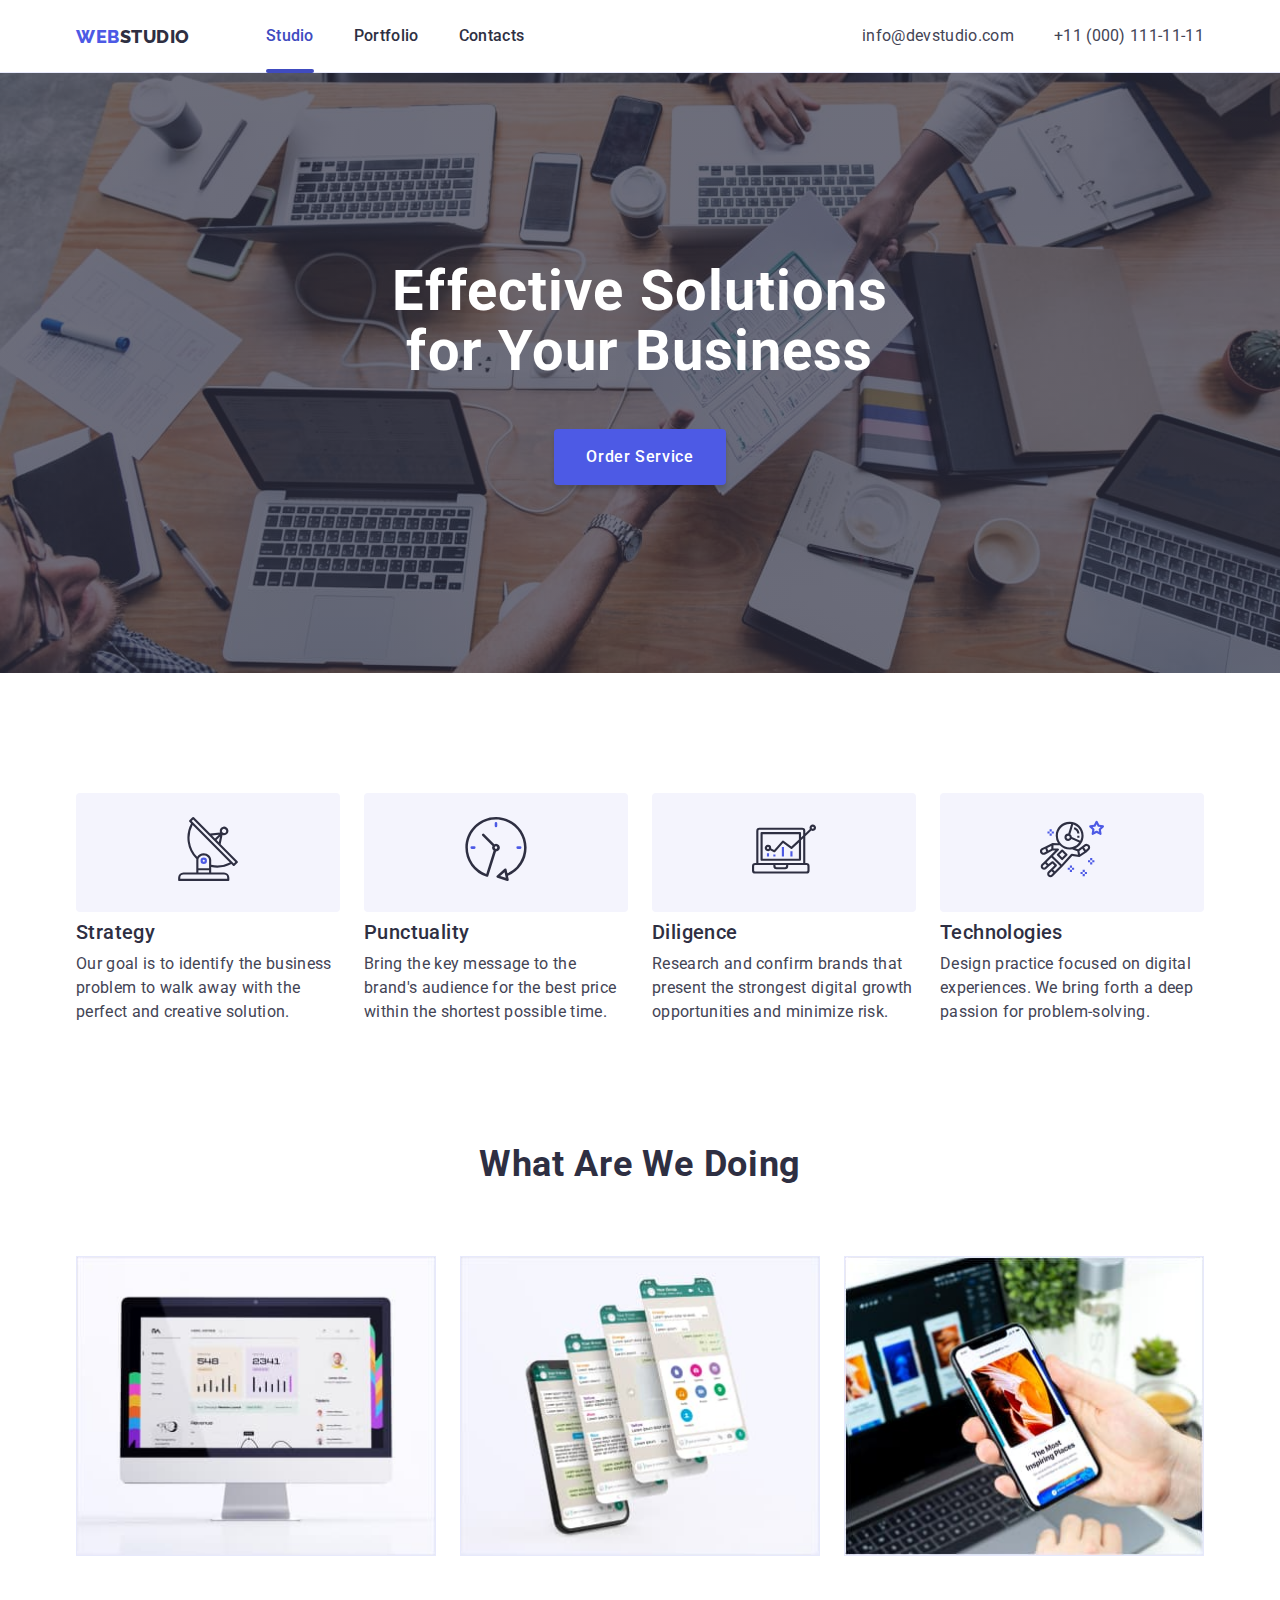
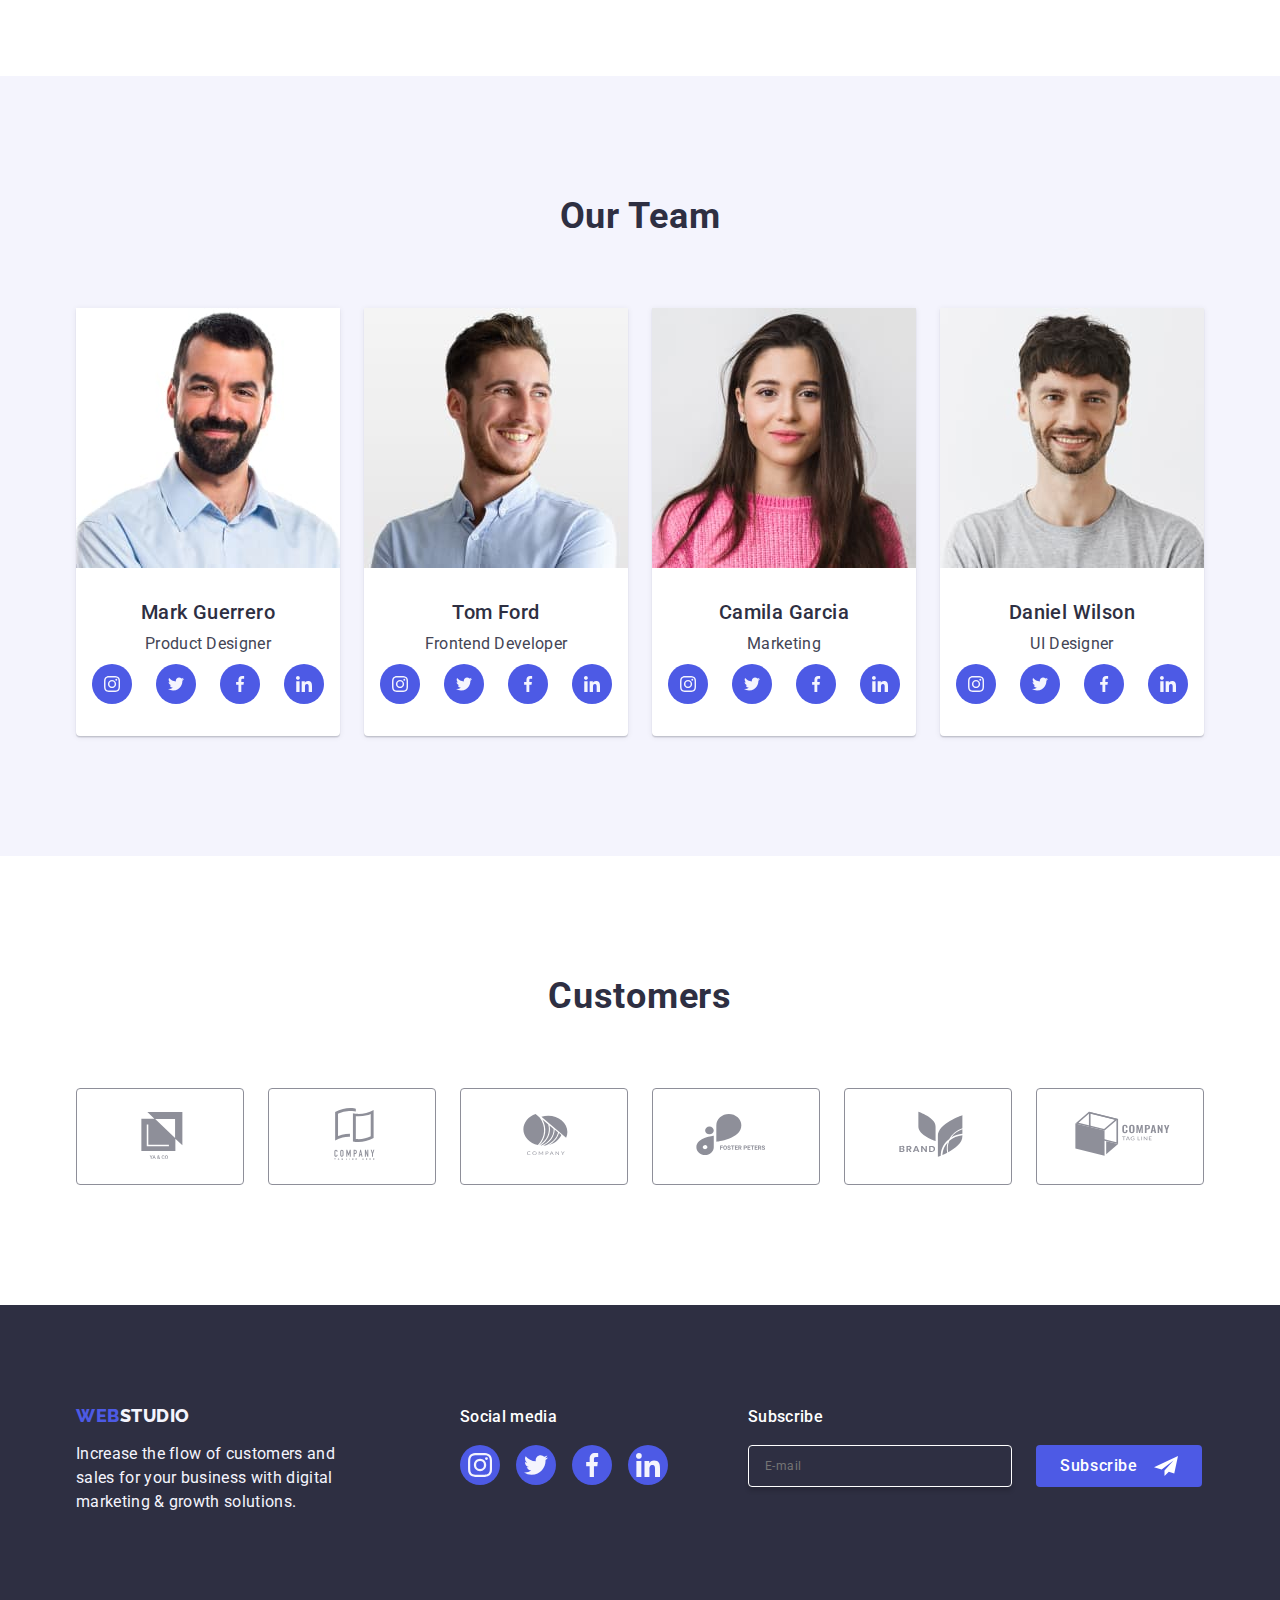
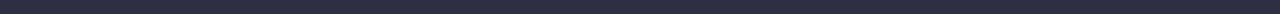
<file: index.html>
<!DOCTYPE html>
<html lang="en">
  <head>
    <meta charset="UTF-8" />
    <meta name="viewport" content="width=device-width, initial-scale=1.0" />
    <link rel="preconnect" href="https://fonts.googleapis.com" />
    <link rel="preconnect" href="https://fonts.gstatic.com" crossorigin />
    <link
      href="https://fonts.googleapis.com/css2?family=Raleway:wght@800&family=Roboto:wght@400;500;700;900&display=swap"
      rel="stylesheet"
    />
    <link rel="stylesheet" href="./css/modern-normalize.min.css" />
    <link rel="stylesheet" href="./css/styles.css" />
    <title>WebStudio - Main Page</title>
  </head>

  <body>
    <header class="header-bottom-line">
      <div class="container page-header">
        <nav class="header-navigation">
          <a class="logo" href="#"><span>WEB</span>STUDIO</a>
          <menu class="menu-nav-links">
            <li>
              <a
                class="nav-links page-is-active"
                href="./index.html"
                target="_self"
                >Studio</a
              >
            </li>
            <li>
              <a class="nav-links" href="./portfolio.html" target="_self"
                >Portfolio</a
              >
            </li>
            <li><a class="nav-links" href="#">Contacts</a></li>
          </menu>
        </nav>
        <address>
          <ul class="address-position">
            <li>
              <a class="contacts" href="mailto:info@devstudio.com"
                >info@devstudio.com</a
              >
            </li>
            <li>
              <a class="contacts" href="tel:+110001111111"
                >+11 (000) 111-11-11</a
              >
            </li>
          </ul>
        </address>
      </div>
    </header>
    <main>
      <section class="hero-section">
        <div class="container">
          <h1 class="h1-hero-section">Effective Solutions for Your Business</h1>
          <button data-modal-open class="main-page-button" type="button">
            Order Service
          </button>
        </div>
      </section>
      <section class="section-padding-top-bottom">
        <div class="container">
          <h2 class="visually-hidden">Features List</h2>
          <ul class="features-list">
            <li class="feature-list-item">
              <div class="features_icon">
                <svg viewbox="0 0 64 64" width="64" height="64">
                  <use href="./images/icons.svg#icon-antenna"></use>
                </svg>
              </div>
              <h3 class="h3-feature-list">Strategy</h3>
              <p>
                Our goal is to identify the business problem to walk away with
                the perfect and creative solution.
              </p>
            </li>
            <li class="feature-list-item">
              <div class="features_icon">
                <svg viewbox="0 0 64 64" width="64" height="64">
                  <use href="./images/icons.svg#icon-clock"></use>
                </svg>
              </div>
              <h3 class="h3-feature-list">Punctuality</h3>
              <p>
                Bring the key message to the brand's audience for the best price
                within the shortest possible time.
              </p>
            </li>
            <li class="feature-list-item">
              <div class="features_icon">
                <svg viewbox="0 0 64 64" width="64" height="64">
                  <use href="./images/icons.svg#icon-diagram"></use>
                </svg>
              </div>
              <h3 class="h3-feature-list">Diligence</h3>
              <p>
                Research and confirm brands that present the strongest digital
                growth opportunities and minimize risk.
              </p>
            </li>
            <li class="feature-list-item">
              <div class="features_icon">
                <svg viewbox="0 0 64 64" width="64" height="64">
                  <use href="./images/icons.svg#icon-astronaut"></use>
                </svg>
              </div>
              <h3 class="h3-feature-list">Technologies</h3>
              <p>
                Design practice focused on digital experiences. We bring forth a
                deep passion for problem-solving.
              </p>
            </li>
          </ul>
        </div>
      </section>
      <section class="section-padding-bottom">
        <div class="container">
          <h2 class="h2-what-are-we-doing">What Are We Doing</h2>
          <ul class="list-what-are-we-doing">
            <li class="list-item-what-are-we-doing">
              <img
                class="image-border"
                src="./images/computer.jpg"
                alt="A computer screen displaying some graphs"
                width="360"
                height="300"
              />
            </li>
            <li class="list-item-what-are-we-doing">
              <img
                class="image-border"
                src="./images/mobileapp.jpg"
                alt="Mobile phone with some messaging app opened"
                width="360"
                height="300"
              />
            </li>
            <li class="list-item-what-are-we-doing">
              <img
                class="image-border"
                src="./images/phone.jpg"
                alt="Mobile phone held by a man with laptop in the background"
                width="360"
                height="300"
              />
            </li>
          </ul>
        </div>
      </section>
      <section class="ourteam-background section-padding-top-bottom">
        <div class="container">
          <h2 class="h2-our-team">Our Team</h2>
          <ul class="list-our-team">
            <li class="card-our-team">
              <img
                src="./images/member1.jpg"
                alt="Dark haired man with a beard in a shirt"
                width="264"
                height="260"
              />
              <div class="div-card-our-team">
                <h3 class="h3-card-our-team">Mark Guerrero</h3>
                <p class="p-card-our-team">Product Designer</p>
                <ul class="social-media-icon-list">
                  <li>
                    <button type="button" class="social-media-button">
                      <svg viewbox="0 0 16 16" width="16" height="16">
                        <use href="./images/icons.svg#icon-instagram"></use>
                      </svg>
                    </button>
                  </li>
                  <li>
                    <button type="button" class="social-media-button">
                      <svg viewbox="0 0 16 16" width="16" height="16">
                        <use href="./images/icons.svg#icon-twitter"></use>
                      </svg>
                    </button>
                  </li>
                  <li>
                    <button type="button" class="social-media-button">
                      <svg viewbox="0 0 16 16" width="16" height="16">
                        <use href="./images/icons.svg#icon-facebook"></use>
                      </svg>
                    </button>
                  </li>
                  <li>
                    <button type="button" class="social-media-button">
                      <svg viewbox="0 0 16 16" width="16" height="16">
                        <use href="./images/icons.svg#icon-linkedin"></use>
                      </svg>
                    </button>
                  </li>
                </ul>
              </div>
            </li>
            <li class="card-our-team">
              <img
                src="./images/member2.jpg"
                alt="Young smiling man looking to the side"
                width="264"
                height="260"
              />
              <div class="div-card-our-team">
                <p class="h3-card-our-team">Tom Ford</p>
                <p class="p-card-our-team">Frontend Developer</p>
                <ul class="social-media-icon-list">
                  <li>
                    <button type="button" class="social-media-button">
                      <svg viewbox="0 0 16 16" width="16" height="16">
                        <use href="./images/icons.svg#icon-instagram"></use>
                      </svg>
                    </button>
                  </li>
                  <li>
                    <button type="button" class="social-media-button">
                      <svg viewbox="0 0 16 16" width="16" height="16">
                        <use href="./images/icons.svg#icon-twitter"></use>
                      </svg>
                    </button>
                  </li>
                  <li>
                    <button type="button" class="social-media-button">
                      <svg viewbox="0 0 16 16" width="16" height="16">
                        <use href="./images/icons.svg#icon-facebook"></use>
                      </svg>
                    </button>
                  </li>
                  <li>
                    <button type="button" class="social-media-button">
                      <svg viewbox="0 0 16 16" width="16" height="16">
                        <use href="./images/icons.svg#icon-linkedin"></use>
                      </svg>
                    </button>
                  </li>
                </ul>
              </div>
            </li>
            <li class="card-our-team">
              <img
                src="./images/member3.jpg"
                alt="Young woman with long dark hair wearing a pink sweater"
                width="264"
                height="260"
              />
              <div class="div-card-our-team">
                <p class="h3-card-our-team">Camila Garcia</p>
                <p class="p-card-our-team">Marketing</p>
                <ul class="social-media-icon-list">
                  <li>
                    <button type="button" class="social-media-button">
                      <svg viewbox="0 0 16 16" width="16" height="16">
                        <use href="./images/icons.svg#icon-instagram"></use>
                      </svg>
                    </button>
                  </li>
                  <li>
                    <button type="button" class="social-media-button">
                      <svg viewbox="0 0 16 16" width="16" height="16">
                        <use href="./images/icons.svg#icon-twitter"></use>
                      </svg>
                    </button>
                  </li>
                  <li>
                    <button type="button" class="social-media-button">
                      <svg viewbox="0 0 16 16" width="16" height="16">
                        <use href="./images/icons.svg#icon-facebook"></use>
                      </svg>
                    </button>
                  </li>
                  <li>
                    <button type="button" class="social-media-button">
                      <svg viewbox="0 0 16 16" width="16" height="16">
                        <use href="./images/icons.svg#icon-linkedin"></use>
                      </svg>
                    </button>
                  </li>
                </ul>
              </div>
            </li>
            <li class="card-our-team">
              <img
                src="./images/member4.jpg"
                alt="Smiling man with dark hair and a beard"
                width="264"
                height="260"
              />
              <div class="div-card-our-team">
                <p class="h3-card-our-team">Daniel Wilson</p>
                <p class="p-card-our-team">UI Designer</p>
                <ul class="social-media-icon-list">
                  <li>
                    <button type="button" class="social-media-button">
                      <svg viewbox="0 0 16 16" width="16" height="16">
                        <use href="./images/icons.svg#icon-instagram"></use>
                      </svg>
                    </button>
                  </li>
                  <li>
                    <button type="button" class="social-media-button">
                      <svg viewbox="0 0 16 16" width="16" height="16">
                        <use href="./images/icons.svg#icon-twitter"></use>
                      </svg>
                    </button>
                  </li>
                  <li>
                    <button type="button" class="social-media-button">
                      <svg viewbox="0 0 16 16" width="16" height="16">
                        <use href="./images/icons.svg#icon-facebook"></use>
                      </svg>
                    </button>
                  </li>
                  <li>
                    <button type="button" class="social-media-button">
                      <svg viewbox="0 0 16 16" width="16" height="16">
                        <use href="./images/icons.svg#icon-linkedin"></use>
                      </svg>
                    </button>
                  </li>
                </ul>
              </div>
            </li>
          </ul>
        </div>
      </section>
      <section class="section-padding-top-bottom">
        <div class="container">
          <h2>Customers</h2>
          <ul class="customers-list">
            <li class="customer-icon">
              <svg viewbox="0 0 104 56" width="104" height="56">
                <use href="./images/icons.svg#icon-logo1"></use>
              </svg>
            </li>
            <li class="customer-icon">
              <svg viewbox="0 0 104 56" width="104" height="56">
                <use href="./images/icons.svg#icon-logo2"></use>
              </svg>
            </li>
            <li class="customer-icon">
              <svg viewbox="0 0 104 56" width="104" height="56">
                <use href="./images/icons.svg#icon-logo3"></use>
              </svg>
            </li>
            <li class="customer-icon">
              <svg viewbox="0 0 104 56" width="104" height="56">
                <use href="./images/icons.svg#icon-logo4"></use>
              </svg>
            </li>
            <li class="customer-icon">
              <svg viewbox="0 0 104 56" width="104" height="56">
                <use href="./images/icons.svg#icon-logo5"></use>
              </svg>
            </li>
            <li class="customer-icon">
              <svg viewbox="0 0 104 56" width="104" height="56">
                <use href="./images/icons.svg#icon-logo6"></use>
              </svg>
            </li>
          </ul>
        </div>
      </section>
    </main>
    <footer class="page-footer">
      <div class="container flex-footer">
        <div class="footer-left-side">
          <a class="logo-footer" href="#"><span>WEB</span>STUDIO</a>
          <p class="p-footer">
            Increase the flow of customers and sales for your business with
            digital marketing & growth solutions.
          </p>
        </div>
        <div class="footer-middle-side">
          <p class="footer-body-medium">Social media</p>
          <ul class="footer-icon-list">
            <li>
              <button type="button" class="footer-icon">
                <svg viewbox="0 0 24 24" width="24" height="24">
                  <use href="./images/icons.svg#icon-instagram"></use>
                </svg>
              </button>
            </li>
            <li>
              <button type="button" class="footer-icon">
                <svg viewbox="0 0 24 24" width="24" height="24">
                  <use href="./images/icons.svg#icon-twitter"></use>
                </svg>
              </button>
            </li>
            <li>
              <button type="button" class="footer-icon">
                <svg viewbox="0 0 24 24" width="24" height="24">
                  <use href="./images/icons.svg#icon-facebook"></use>
                </svg>
              </button>
            </li>
            <li>
              <button type="button" class="footer-icon">
                <svg viewbox="0 0 24 24" width="24" height="24">
                  <use href="./images/icons.svg#icon-linkedin"></use>
                </svg>
              </button>
            </li>
          </ul>
        </div>
        <div class="footer-right-side">
          <form>
            <label for="subscribe" class="footer-body-medium">Subscribe</label>
            <div class="footer-input-wrapper">
              <input
                name="subscribe"
                type="email"
                id="subscribe"
                placeholder="E-mail"
                class="footer-subscribe"
                required
              />
              <div class="subscribe-button-wrapper">
                <button type="submit" class="subscribe-button button-text">
                  Subscribe<svg class="subscribe-icon" width="24" height="24">
                    <use href="./images/icons.svg#icon-frame-3"></use>
                  </svg>
                </button>
              </div>
            </div>
          </form>
        </div>
      </div>
    </footer>
    <div class="backdrop is-hidden" data-modal>
      <div class="modal">
        <button class="modal-close-button" data-modal-close>
          <svg viewbox="0 0 8 8" width="8" height="8">
            <use href="./images/icons.svg#icon-close"></use>
          </svg>
        </button>
        <h4 class="modal-title body-medium">
          Leave your contacts and we will call you back
        </h4>
        <form class="contact-form">
          <label for="user-name">Name</label>
          <div class="input-wrapper">
            <input name="name" id="user-name" type="text" required /><svg
              class="input-icon"
              width="18"
              height="18"
            >
              <use href="./images/icons.svg#icon-person-black"></use>
            </svg>
          </div>
          <label for="user-phone">Phone</label>
          <div class="input-wrapper">
            <input name="phone" id="user-phone" type="number" required /><svg
              class="input-icon"
              width="18"
              height="24"
            >
              <use href="./images/icons.svg#icon-phone-black"></use>
            </svg>
          </div>
          <label for="user-email">Email</label>
          <div class="input-wrapper">
            <input name="email" id="user-email" type="email" required /><svg
              class="input-icon"
              width="18"
              height="24"
            >
              <use href="./images/icons.svg#icon-email-black"></use>
            </svg>
          </div>
          <label for="user-comment">Comment</label>
          <div class="input-wrapper">
            <textarea
              name="comment"
              id="user-comment"
              placeholder="Text input"
              class="input-textarea"
            ></textarea>
          </div>
          <div>
            <label for="terms" class="form-group-privacy"
              ><input
                name="terms"
                type="checkbox"
                id="terms"
                class="checkbox-wrapper hidden"
                required
              /><svg width="16" height="16" class="checkbox-checked-icon">
                <use href="./images/icons.svg#icon-checkbox"></use>
              </svg>
              <div>
                I accept the terms and conditions of the
                <a class="terms-link" href="#">Privacy Policy</a>
              </div>
            </label>
          </div>
          <button class="form-submit-button" type="submit">Send</button>
        </form>
      </div>
    </div>
    <script src="./js/modal.js"></script>
  </body>
</html>
</file>
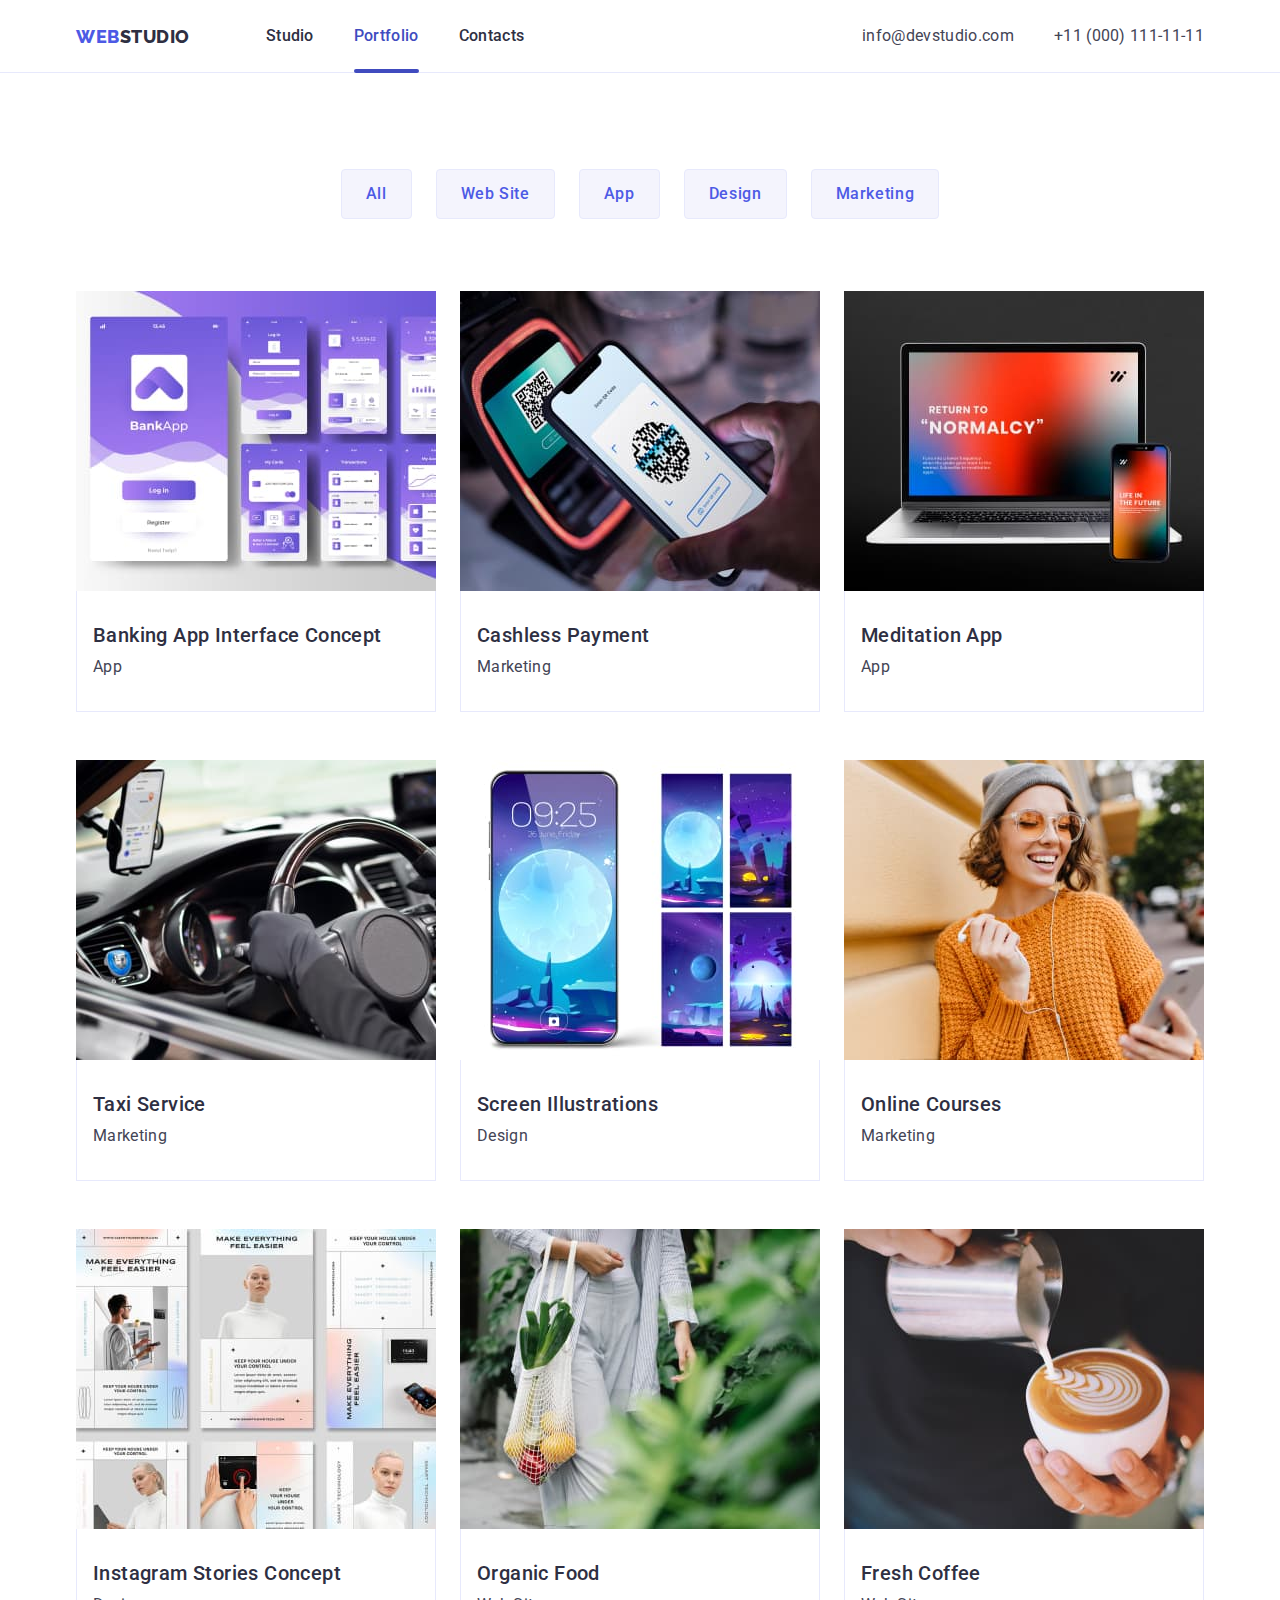
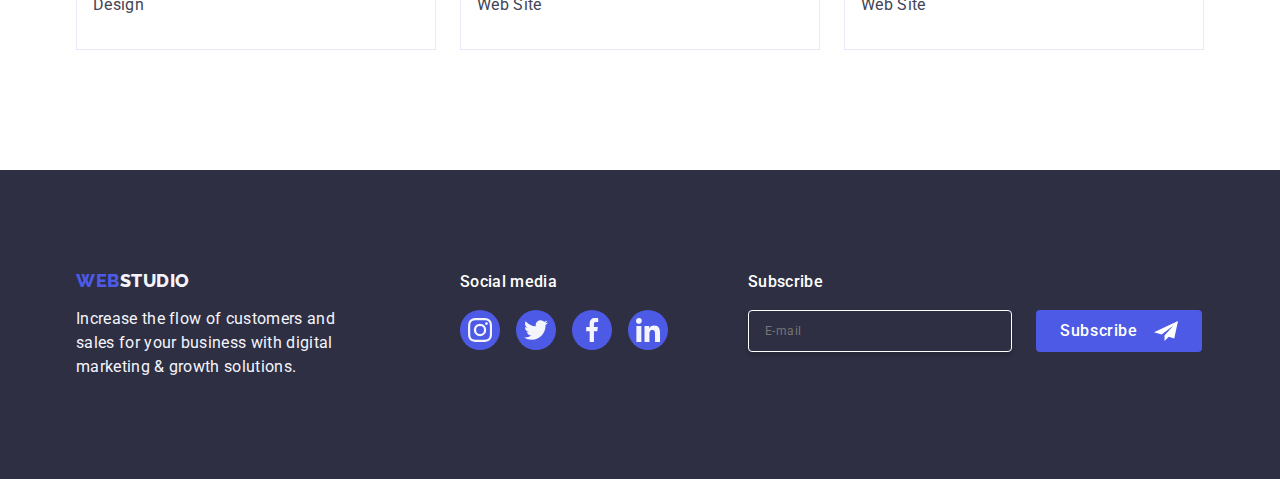
<file: portfolio.html>
<!DOCTYPE html>
<html lang="en">
  <head>
    <meta charset="UTF-8" />
    <meta name="viewport" content="width=device-width, initial-scale=1.0" />
    <link rel="preconnect" href="https://fonts.googleapis.com" />
    <link rel="preconnect" href="https://fonts.gstatic.com" crossorigin />
    <link
      href="https://fonts.googleapis.com/css2?family=Raleway:wght@800&family=Roboto:wght@400;500;700;900&display=swap"
      rel="stylesheet"
    />
    <link rel="stylesheet" href="./css/modern-normalize.min.css" />
    <link rel="stylesheet" href="./css/styles.css" />
    <title>WebStudio - Portfolio</title>
  </head>
  <body>
    <header class="header-bottom-line">
      <div class="container page-header">
        <nav class="header-navigation">
          <a class="logo" href="#"><span>WEB</span>STUDIO</a>
          <menu class="menu-nav-links">
            <li>
              <a class="nav-links" href="./index.html" target="_self">Studio</a>
            </li>
            <li>
              <a
                class="nav-links page-is-active"
                href="./portfolio.html"
                target="_self"
                >Portfolio</a
              >
            </li>
            <li><a class="nav-links" href="#">Contacts</a></li>
          </menu>
        </nav>
        <address>
          <ul class="address-position">
            <li>
              <a class="contacts" href="mailto:info@devstudio.com"
                >info@devstudio.com</a
              >
            </li>
            <li>
              <a class="contacts" href="tel:+110001111111"
                >+11 (000) 111-11-11</a
              >
            </li>
          </ul>
        </address>
      </div>
    </header>
    <main>
      <section class="main-section-portfolio">
        <div class="container">
          <h1 class="visually-hidden">Portfolio</h1>
          <ul class="list-portfolio-filters">
            <li>
              <button class="buttons-portfolio" type="button">All</button>
            </li>
            <li>
              <button class="buttons-portfolio" type="button">Web Site</button>
            </li>
            <li>
              <button class="buttons-portfolio" type="button">App</button>
            </li>
            <li>
              <button class="buttons-portfolio" type="button">Design</button>
            </li>
            <li>
              <button class="buttons-portfolio" type="button">Marketing</button>
            </li>
          </ul>
          <div>
            <ul class="list-cards-grid-portfolio">
              <li>
                <a class="card-portfolio">
                  <div class="card-box">
                    <img
                      src="./images/bankingapp.jpg"
                      alt="Concept visualization of seven pages of Banking App layout"
                      width="360"
                      height="300"
                    />
                    <div class="overlay-card">
                      <p>
                        14 Stylish and User-Friendly App Design Concepts · Task
                        Manager App · Calorie Tracker App · Exotic Fruit
                        Ecommerce App · Cloud Storage App
                      </p>
                    </div>
                  </div>
                  <div class="div-card-portfolio">
                    <h3 class="h3-card-portfolio">
                      Banking App Interface Concept
                    </h3>
                    <p class="p-card-portfolio">App</p>
                  </div>
                </a>
              </li>
              <li>
                <a class="card-portfolio">
                  <div class="card-box">
                    <img
                      src="./images/cashlesspayment.jpg"
                      alt="Smartphone handed by a person and applied to a payment terminal"
                      width="360"
                      height="300"
                    />
                    <div class="overlay-card">
                      <p>
                        14 Stylish and User-Friendly App Design Concepts · Task
                        Manager App · Calorie Tracker App · Exotic Fruit
                        Ecommerce App · Cloud Storage App
                      </p>
                    </div>
                  </div>
                  <div class="div-card-portfolio">
                    <h3 class="h3-card-portfolio">Cashless Payment</h3>
                    <p class="p-card-portfolio">Marketing</p>
                  </div>
                </a>
              </li>
              <li>
                <a class="card-portfolio">
                  <div class="card-box">
                    <img
                      src="./images/meditationapp.jpg"
                      alt="Visualization of notebook and smartphone with some concept of meditation app on screen"
                      width="360"
                      height="300"
                    />
                    <div class="overlay-card">
                      <p>
                        14 Stylish and User-Friendly App Design Concepts · Task
                        Manager App · Calorie Tracker App · Exotic Fruit
                        Ecommerce App · Cloud Storage App
                      </p>
                    </div>
                  </div>
                  <div class="div-card-portfolio">
                    <h3 class="h3-card-portfolio">Meditation App</h3>
                    <p class="p-card-portfolio">App</p>
                  </div></a
                >
              </li>
              <li>
                <a class="card-portfolio">
                  <div class="card-box">
                    <img
                      src="./images/taxiservice.jpg"
                      alt="Car interior dashboard with some hands grabbing the steering wheel"
                      width="360"
                      height="300"
                    />
                    <div class="overlay-card">
                      <p>
                        14 Stylish and User-Friendly App Design Concepts · Task
                        Manager App · Calorie Tracker App · Exotic Fruit
                        Ecommerce App · Cloud Storage App
                      </p>
                    </div>
                  </div>
                  <div class="div-card-portfolio">
                    <h3 class="h3-card-portfolio">Taxi Service</h3>
                    <p class="p-card-portfolio">Marketing</p>
                  </div></a
                >
              </li>
              <li>
                <a class="card-portfolio">
                  <div class="card-box">
                    <img
                      src="./images/screenillustrations.jpg"
                      alt="Visualization of smartphone with some random space art wallpapers"
                      width="360"
                      height="300"
                    />
                    <div class="overlay-card">
                      <p>
                        14 Stylish and User-Friendly App Design Concepts · Task
                        Manager App · Calorie Tracker App · Exotic Fruit
                        Ecommerce App · Cloud Storage App
                      </p>
                    </div>
                  </div>
                  <div class="div-card-portfolio">
                    <h3 class="h3-card-portfolio">Screen Illustrations</h3>
                    <p class="p-card-portfolio">Design</p>
                  </div></a
                >
              </li>
              <li>
                <a class="card-portfolio">
                  <div class="card-box">
                    <img
                      src="./images/onlinecourses.jpg"
                      alt="Young smiling woman holding a smartphone and looking at it screen"
                      width="360"
                      height="300"
                    />
                    <div class="overlay-card">
                      <p>
                        14 Stylish and User-Friendly App Design Concepts · Task
                        Manager App · Calorie Tracker App · Exotic Fruit
                        Ecommerce App · Cloud Storage App
                      </p>
                    </div>
                  </div>
                  <div class="div-card-portfolio">
                    <h3 class="h3-card-portfolio">Online Courses</h3>
                    <p class="p-card-portfolio">Marketing</p>
                  </div></a
                >
              </li>
              <li>
                <a class="card-portfolio">
                  <div class="card-box">
                    <img
                      src="./images/instagramstories.jpg"
                      alt="Visualizations of some Instagram app screen designs"
                      width="360"
                      height="300"
                    />
                    <div class="overlay-card">
                      <p>
                        14 Stylish and User-Friendly App Design Concepts · Task
                        Manager App · Calorie Tracker App · Exotic Fruit
                        Ecommerce App · Cloud Storage App
                      </p>
                    </div>
                  </div>
                  <div class="div-card-portfolio">
                    <h3 class="h3-card-portfolio">Instagram Stories Concept</h3>
                    <p class="p-card-portfolio">Design</p>
                  </div></a
                >
              </li>
              <li>
                <a class="card-portfolio">
                  <div class="card-box">
                    <img
                      src="./images/organicfood.jpg"
                      alt="Walking woman carrying a bag with vegetables"
                      width="360"
                      height="300"
                    />
                    <div class="overlay-card">
                      <p>
                        14 Stylish and User-Friendly App Design Concepts · Task
                        Manager App · Calorie Tracker App · Exotic Fruit
                        Ecommerce App · Cloud Storage App
                      </p>
                    </div>
                  </div>
                  <div class="div-card-portfolio">
                    <h3 class="h3-card-portfolio">Organic Food</h3>
                    <p class="p-card-portfolio">Web Site</p>
                  </div></a
                >
              </li>
              <li>
                <a class="card-portfolio">
                  <div class="card-box">
                    <img
                      src="./images/freshcoffee.jpg"
                      alt="A person handling a cup and making a coffee"
                      width="360"
                      height="300"
                    />
                    <div class="overlay-card">
                      <p>
                        14 Stylish and User-Friendly App Design Concepts · Task
                        Manager App · Calorie Tracker App · Exotic Fruit
                        Ecommerce App · Cloud Storage App
                      </p>
                    </div>
                  </div>
                  <div class="div-card-portfolio">
                    <h3 class="h3-card-portfolio">Fresh Coffee</h3>
                    <p class="p-card-portfolio">Web Site</p>
                  </div></a
                >
              </li>
            </ul>
          </div>
        </div>
      </section>
    </main>
    <footer class="page-footer">
      <div class="container flex-footer">
        <div class="footer-left-side">
          <a class="logo-footer" href="#"><span>WEB</span>STUDIO</a>
          <p class="p-footer">
            Increase the flow of customers and sales for your business with
            digital marketing & growth solutions.
          </p>
        </div>
        <div class="footer-middle-side">
          <p class="footer-body-medium">Social media</p>
          <ul class="footer-icon-list">
            <li>
              <button type="button" class="footer-icon">
                <svg viewbox="0 0 24 24" width="24" height="24">
                  <use href="./images/icons.svg#icon-instagram"></use>
                </svg>
              </button>
            </li>
            <li>
              <button type="button" class="footer-icon">
                <svg viewbox="0 0 24 24" width="24" height="24">
                  <use href="./images/icons.svg#icon-twitter"></use>
                </svg>
              </button>
            </li>
            <li>
              <button type="button" class="footer-icon">
                <svg viewbox="0 0 24 24" width="24" height="24">
                  <use href="./images/icons.svg#icon-facebook"></use>
                </svg>
              </button>
            </li>
            <li>
              <button type="button" class="footer-icon">
                <svg viewbox="0 0 24 24" width="24" height="24">
                  <use href="./images/icons.svg#icon-linkedin"></use>
                </svg>
              </button>
            </li>
          </ul>
        </div>
        <div class="footer-right-side">
          <form>
            <label for="subscribe" class="footer-body-medium">Subscribe</label>
            <div class="footer-input-wrapper">
              <input
                name="subscribe"
                type="email"
                id="subscribe"
                placeholder="E-mail"
                class="footer-subscribe"
                required
              />
              <div class="subscribe-button-wrapper">
                <button type="submit" class="subscribe-button button-text">
                  Subscribe<svg class="subscribe-icon" width="24" height="24">
                    <use href="./images/icons.svg#icon-frame-3"></use>
                  </svg>
                </button>
              </div>
            </div>
          </form>
        </div>
      </div>
    </footer>
  </body>
</html>
</file>
<file: css/styles.css>
:root {
  --iris: #4d5ae5;
  --ocean: #404bbf;
  --navy-blue: #2e2f42;
  --slate: #434455;
  --cornflower: #e7e9fc;
  --cloud: #f4f4fd;
  --white: #ffffff;
  --grey: #2e2f42b2;
  --lightslate: #8e8f99;
  --green: #31d0aa;
  --dairy: #fcfcfc;
  --navyblue-modal: #2e2f4266;
}

body {
  font-family: Roboto, sans-serif;
  font-size: 16px;
  font-weight: 400;
  line-height: 1.5;
  letter-spacing: 0.32px;
  color: var(--slate);
  position: relative;
}

.body-medium {
  font-size: 16px;
  font-style: normal;
  font-weight: 500;
  line-height: 1.5;
  letter-spacing: 0.32px;
  color: var(--navy-blue);
}

.container {
  width: 1158px;
  margin: 0 auto;
  padding: 0 15px;
}

img {
  display: block;
}

p,
h1,
h2,
h3,
h4,
h5,
h6 {
  margin: 0;
}

ul {
  padding: 0px;
  margin: 0px;
}

h2 {
  color: var(--navy-blue);
  font-size: 36px;
  font-weight: 700;
  line-height: 1.11111;
  letter-spacing: 0.72px;
  text-align: center;
  margin-bottom: 72px;
}

/* Header elements */

.header-navigation {
  display: flex;
  align-items: center;
}

.logo {
  font-family: Raleway;
  color: var(--navy-blue);
  font-size: 18px;
  font-weight: 800;
  line-height: 1.16667;
  letter-spacing: 0.54px;
  text-decoration: none;
  margin-right: 76px;
}

span {
  color: var(--iris);
}

.page-header {
  display: flex;
  align-items: center;
  justify-content: space-between;
}

.header-bottom-line {
  border-bottom: 1px solid var(--cornflower);
}

.menu-nav-links {
  display: flex;
  gap: 40px;
  padding-inline-start: 0px;
  list-style-type: none;
  margin: 0px;
  padding-top: 24px;
  padding-bottom: 24px;
}

.nav-links {
  position: relative;
  display: flex;
  color: var(--navy-blue);
  font-weight: 500;
  line-height: 1.5;
  letter-spacing: 0.32px;
  text-decoration: none;
}

.page-is-active {
  color: var(--ocean);
}

.page-is-active::after {
  display: inline-block;
  position: absolute;
  content: "";
  background: var(--ocean);
  width: 100%;
  height: 4px;
  border-radius: 2px;
  bottom: -25px;
}

.nav-links:hover,
.nav-links:focus {
  color: var(--ocean);
  transition: color 250ms cubic-bezier(0.4, 0, 0.2, 1);
}

.address-position {
  display: flex;
  gap: 40px;
  list-style-type: none;
  margin-left: auto;
}
.contacts {
  color: var(--slate);
  text-decoration: none;
  font-style: normal;
  transition-property: color;
  transition-duration: 250ms;
  transition-delay: 0ms;
}

.contacts:hover,
.contacts:focus {
  color: var(--ocean);
  transition: color 250ms cubic-bezier(0.4, 0, 0.2, 1);
}

/* Hero section elements */

.h1-hero-section {
  color: var(--white);
  font-size: 56px;
  line-height: 1.07143;
  letter-spacing: 1.12px;
  font-weight: 700;
  max-width: 496px;
  margin: 0 auto;
}

.main-page-button {
  font-size: 16px;
  font-weight: 500;
  letter-spacing: 0.64px;
  line-height: 1.5;
  cursor: pointer;
  border-radius: 4px;
  background-color: var(--iris);
  color: var(--white);
  border: none;
  display: block;
  margin: 48px auto 0;
  padding: 16px 32px;
  box-shadow: 0px 4px 4px 0px rgba(0, 0, 0, 0.15);
}

.main-page-button:hover,
.main-page-button:focus {
  background-color: var(--ocean);
  transition: background-color 250ms cubic-bezier(0.4, 0, 0.2, 1);
}

.hero-section {
  background-color: var(--navy-blue);
  background: linear-gradient(var(--grey), rgba(46, 47, 66, 0.7)),
    url("../images/people-office.jpg");
  text-align: center;
  padding: 188px 0;
  max-width: 1440px;
  margin: 0 auto;
}

/* Features list section */

.section-padding-top-bottom {
  padding-top: 120px;
  padding-bottom: 120px;
}

.visually-hidden {
  clip: rect(0 0 0 0);
  clip-path: inset(50%);
  height: 1px;
  overflow: hidden;
  position: absolute;
  white-space: nowrap;
  width: 1px;
}

.h3-feature-list {
  font-size: 20px;
  font-weight: 500;
  letter-spacing: 0.4px;
  line-height: 1.2;
  color: var(--navy-blue);
  margin-bottom: 8px;
}
.features-list {
  display: flex;
  gap: 24px;
  list-style-type: none;
}

.feature-list-item {
  flex-basis: calc((100% - 72px) / 4);
}

.features_icon {
  background-color: var(--cloud);
  padding: 24px 100px;
  border-radius: 4px;
  margin-bottom: 8px;
}

/* What are we doing section */

.section-padding-bottom {
  padding-bottom: 120px;
}

.list-item-what-are-we-doing {
  flex-basis: calc((100%-48px) / 3);
}

.list-what-are-we-doing {
  list-style-type: none;
  display: flex;
  flex-direction: row;
  justify-content: center;
  align-items: center;
  gap: 24px;
}

.image-border {
  border: 1px solid var(--cornflower);
}

/* Our team section */

.ourteam-background {
  background-color: var(--cloud);
}

.list-our-team {
  display: flex;
  gap: 24px;
}

.card-our-team {
  flex-basis: calc((100%-72px) / 4);
  background: var(--white);
  display: block;
  border-radius: 0px 0px 4px 4px;
  box-shadow: 0px 2px 1px 0px rgba(46, 47, 66, 0.08),
    0px 1px 1px 0px rgba(46, 47, 66, 0.16),
    0px 1px 6px 0px rgba(46, 47, 66, 0.08);
}

.div-card-our-team {
  padding: 32px 16px;
}

.h3-card-our-team {
  font-size: 20px;
  font-weight: 500;
  line-height: 1.2;
  letter-spacing: 0.4px;
  color: var(--navy-blue);
  text-align: center;
  margin-bottom: 8px;
}

.p-card-our-team {
  text-align: center;
  margin-bottom: 8px;
}

.social-media-icon-list {
  display: flex;
  list-style: none;
  gap: 24px;
}

.social-media-button {
  width: 40px;
  height: 40px;
  padding: 12px;
  border-radius: 50%;
  background-color: var(--iris);
  color: var(--cloud);
  border: none;
  cursor: pointer;
}

.social-media-button:hover,
.social-media-button:focus {
  background-color: var(--ocean);
  transition: background-color 250ms cubic-bezier(0.4, 0, 0.2, 1);
}

/* Customers section*/

.customers-list {
  display: flex;
  gap: 24px;
  list-style: none;
}

.customer-icon {
  padding: 16px 32px;
  border: 1px solid var(--lightslate);
  border-radius: 4px;
  fill: var(--lightslate);
  width: 168px;
  cursor: pointer;
}

.customer-icon:hover {
  fill: var(--ocean);
  border: 1px solid var(--ocean);
  transition: fill 250ms, border 250ms cubic-bezier(0.4, 0, 0.2, 1);
}

/* Footer elements */

.page-footer {
  padding: 100px 0;
  background-color: var(--navy-blue);
  display: flex;
}

.footer-left-side {
  display: block;
}

.footer-middle-side {
  display: block;
}

.logo-footer {
  display: inline-flex;
  color: var(--cloud);
  font-family: Raleway;
  font-size: 18px;
  font-weight: 800;
  line-height: 1.16667;
  letter-spacing: 0.54px;
  text-decoration: none;
  margin-bottom: 16px;
}

.flex-footer {
  display: flex;
}

.p-footer {
  display: flex;
  color: var(--cloud);
  max-width: 264px;
  margin-right: 120px;
}

.footer-body-medium {
  font-weight: 500;
  line-height: 1.5;
  letter-spacing: 0.32px;
  color: var(--white);
  margin-bottom: 16px;
}

.footer-icon-list {
  list-style: none;
  gap: 16px;
  display: flex;
}

.footer-icon {
  width: 40px;
  height: 40px;
  padding: 8px;
  border: none;
  border-radius: 50%;
  background-color: var(--iris);
  color: var(--cloud);
  cursor: pointer;
}

.footer-icon:hover,
.footer-icon:focus {
  background-color: var(--green);
  transition: background-color 250ms cubic-bezier(0.4, 0, 0.2, 1);
}

.footer-right-side {
  display: block;
  margin-left: 80px;
}

.footer-input-wrapper {
  display: flex;
  gap: 24px;
}

.footer-subscribe {
  width: 264px;
  background-color: var(--navy-blue);
  border: 1px solid var(--white);
  border-radius: 4px;
  box-shadow: 0px 4px 4px 0px rgba(0, 0, 0, 0.15);
  color: var(--white, #fff);
  font-family: Roboto;
  font-size: 12px;
  font-style: normal;
  font-weight: 400;
  line-height: 2;
  letter-spacing: 0.48px;
  margin-top: 16px;
  padding: 8px 16px;
}

.subscribe-button {
  padding: 8px 24px;
  border-radius: 4px;
  border: none;
  background-color: var(--iris);
  gap: 16px;
  text-align: center;
  cursor: pointer;
}

.subscribe-button:hover,
.subscribe-button:focus {
  background-color: var(--ocean);
  transition: background-color 250ms, fill 250ms,
    box-shadow 250ms cubic-bezier(0.4, 0, 0.2, 1);
}

.button-text {
  display: flex;
  gap: 16px;
  align-items: center;
  font-size: 16px;
  font-style: normal;
  font-weight: 500;
  line-height: 1.5;
  letter-spacing: 0.64px;
  color: var(--white);
}

.subscribe-icon {
  fill: var(--white);
}

.subscribe-button-wrapper {
  margin-top: 16px;
  display: flex;
}

/* Portfolio main section */

.main-section-portfolio {
  padding-top: 96px;
  padding-bottom: 120px;
}

.list-portfolio-filters {
  display: flex;
  justify-content: center;
  gap: 24px;
  margin-bottom: 72px;
  list-style-type: none;
}

.buttons-portfolio {
  color: var(--iris);
  font-weight: 500;
  line-height: 1.5;
  letter-spacing: 0.64px;
  padding: 12px 24px;
  border: solid 1px var(--cornflower);
  background-color: var(--cloud);
  border-radius: 4px;
  cursor: pointer;
}

.buttons-portfolio:hover {
  background-color: var(--ocean);
  color: var(--white);
  border: solid 1px transparent;
  box-shadow: 0px 2px 2px 0px rgba(0, 0, 0, 0.12),
    0px 2px 1px 0px rgba(0, 0, 0, 0.08), 0px 3px 1px 0px rgba(0, 0, 0, 0.1);
  transition: background-color 250ms, color 250ms,
    box-shadow 250ms cubic-bezier(0.4, 0, 0.2, 1);
}

.buttons-portfolio:focus {
  background-color: var(--ocean);
  color: var(--white);
  border: solid 1px transparent;
  box-shadow: 0px 2px 2px 0px rgba(0, 0, 0, 0.12),
    0px 2px 1px 0px rgba(0, 0, 0, 0.08), 0px 3px 1px 0px rgba(0, 0, 0, 0.1);
  transition: background-color 250ms, color 250ms,
    box-shadow 250ms cubic-bezier(0.4, 0, 0.2, 1);
}

.list-cards-grid-portfolio {
  display: flex;
  flex-wrap: wrap;
  list-style-type: none;
  column-gap: 24px;
  row-gap: 48px;
}

.card-portfolio {
  flex-basis: calc((100%-48px) / 3);
}

.card-portfolio:hover {
  cursor: pointer;
  box-shadow: 0px 2px 1px 0px rgba(46, 47, 66, 0.08),
    0px 1px 1px 0px rgba(46, 47, 66, 0.16),
    0px 1px 6px 0px rgba(46, 47, 66, 0.08);
  transition: box-shadow 250ms cubic-bezier(0.4, 0, 0.2, 1);
}

.div-card-portfolio {
  padding: 32px 16px;
  border: solid 1px var(--cornflower);
  border-top: none;
}

.h3-card-portfolio {
  font-size: 20px;
  font-weight: 500;
  line-height: 1.2;
  letter-spacing: 0.4px;
  color: var(--navy-blue);
}
.p-card-portfolio {
  margin-top: 8px;
}

.picture-card-portfolio {
  background: --var(--white);
  width: 360px;
  border: 1px solid var(--cornflower);
  border-radius: 0px 0px 4px 4px;
  overflow: hidden;
  padding-bottom: 0px;
}

.pic-desc-header-portfolio {
  font-size: 20px;
  font-weight: 500;
  color: var(--navy-blue);
  margin: 0px;
  padding: 32px 0px 8px 16px;
}

.pic-desc-portfolio {
  padding: 0px 0px 32px 16px;
}

.card-box {
  position: relative;
  overflow: hidden;
}

.card-portfolio:hover .overlay-card {
  transform: translatey(0);
}

.overlay-card {
  position: absolute;
  top: 0;
  left: 0;
  width: 100%;
  height: 100%;
  color: var(--cloud);
  background-color: var(--iris);
  transform: translatey(100%);
  transition: transform 250ms cubic-bezier(0.4, 0, 0.2, 1);
  padding-top: 40px;
  padding-left: 32px;
  padding-right: 32px;
}

/* Modal window */

.modal {
  top: 80px;
  width: 408px;
  height: 584px;
  border-radius: 4px;
  background-color: var(--dairy);
  position: relative;
  box-shadow: 0px 2px 1px 0px rgba(0, 0, 0, 0.2),
    0px 1px 3px 0px rgba(0, 0, 0, 0.12), 0px 1px 1px 0px rgba(0, 0, 0, 0.14);
  transition: box-shadow 250ms, scale 250ms cubic-bezier(0.4, 0, 0.2, 1);
  opacity: 1;
  visibility: visible;
  display: block;
  z-index: 2;
}

.is-hidden {
  pointer-events: none;
  visibility: hidden;
  opacity: 0;
}

.is-hidden .modal {
  scale: 0;
}

.backdrop:not(.is-hidden) .modal {
  scale: 1;
}

.backdrop {
  display: flex;
  justify-content: center;
  position: fixed;
  top: 0;
  bottom: 0;
  left: 0;
  right: 0;
  width: 100%;
  height: 100%;
  background: var(--navyblue-modal);
  z-index: 1;
  transition: opacity 250ms cubic-bezier(0.4, 0, 0.2, 1);
}

.modal-close-button {
  width: 24px;
  height: 24px;
  border-radius: 50%;
  background-color: var(--cornflower);
  fill: var(--navy-blue);
  border: 1px solid rgba(0, 0, 0, 0.1);
  cursor: pointer;
  position: absolute;
  top: 24px;
  right: 24px;
  padding-bottom: 8px;
}

.modal-close-button:hover,
.modal-close-button:focus {
  background-color: var(--ocean);
  fill: var(--white);
  transition: background-color 250ms, fill 250ms,
    box-shadow 250ms cubic-bezier(0.4, 0, 0.2, 1);
}

/* Contact form elements */

.contact-form {
  margin: 0 24px;
  color: var(--lightslate);
  font-size: 12px;
  font-style: normal;
  font-weight: 400;
  line-height: 1.16667;
  letter-spacing: 0.48px;
}

.modal-title {
  padding-top: 72px;
  margin-bottom: 16px;
  text-align: center;
  font-weight: 500;
}

.input-wrapper {
  position: relative;
  margin-bottom: 8px;
  margin-top: 4px;
}

.input-wrapper input {
  border: none;
  padding: 11px;
  border-radius: 4px;
  border: 1px solid var(--navyblue-modal, rgba(46, 47, 66, 0.4));
  display: block;
  width: 100%;
  padding-inline-start: 38px;
}

.input-wrapper input:focus {
  border: 1px solid var(--iris);
  outline: none;
}

input:focus + .input-icon {
  fill: var(--iris);
}

.input-icon {
  position: absolute;
  left: 16px;
  top: 50%;
  transform: translateY(-50%);
  fill: var(--navy-blue);
}

.input-wrapper textarea {
  width: 100%;
  height: 120px;
  border-radius: 4px;
  resize: none;
  padding: 8px 16px;
}

.input-wrapper textarea:focus {
  border: 1px solid var(--iris);
  outline: none;
}

.form-group-privacy {
  position: relative;
  display: flex;
  align-items: center;
  gap: 8px;
  margin-top: 16px;
}

.hidden {
  -moz-appearance: none;
  -webkit-appearance: none;
  appearance: none;
}

.checkbox-wrapper {
  position: relative;
  display: block;
  width: 16px;
  height: 16px;
  border-radius: 2px;
  border: 1px solid var(--navyblue-modal, rgba(46, 47, 66, 0.4));
  color: var(--white);
}

.checkbox-checked-icon {
  position: absolute;
  display: block;
  width: 16px;
  height: 16px;
  top: 0;
  left: 0;
  border-radius: 2px;
  fill: var(--white);
  cursor: pointer;
}

.checkbox-wrapper:checked + .checkbox-checked-icon {
  background-color: var(--ocean);
}

.terms-link {
  text-decoration: underline;
  color: var(--iris);
}

.form-submit-button {
  padding: 16px 32px;
  margin: 24px auto 0;
  width: 169px;
  display: block;
  font-family: Roboto;
  font-size: 16px;
  font-style: normal;
  font-weight: 500;
  line-height: 1.5;
  letter-spacing: 0.64px;
  border-radius: 4px;
  border: none;
  color: var(--white);
  background-color: var(--iris);
  cursor: pointer;
  box-shadow: 0px 4px 4px 0px rgba(0, 0, 0, 0.15);
}

.form-submit-button:hover,
.form-submit-button:focus {
  background-color: var(--ocean);
  transition: background-color 250ms,
    box-shadow 250ms cubic-bezier(0.4, 0, 0.2, 1);
}
</file>
